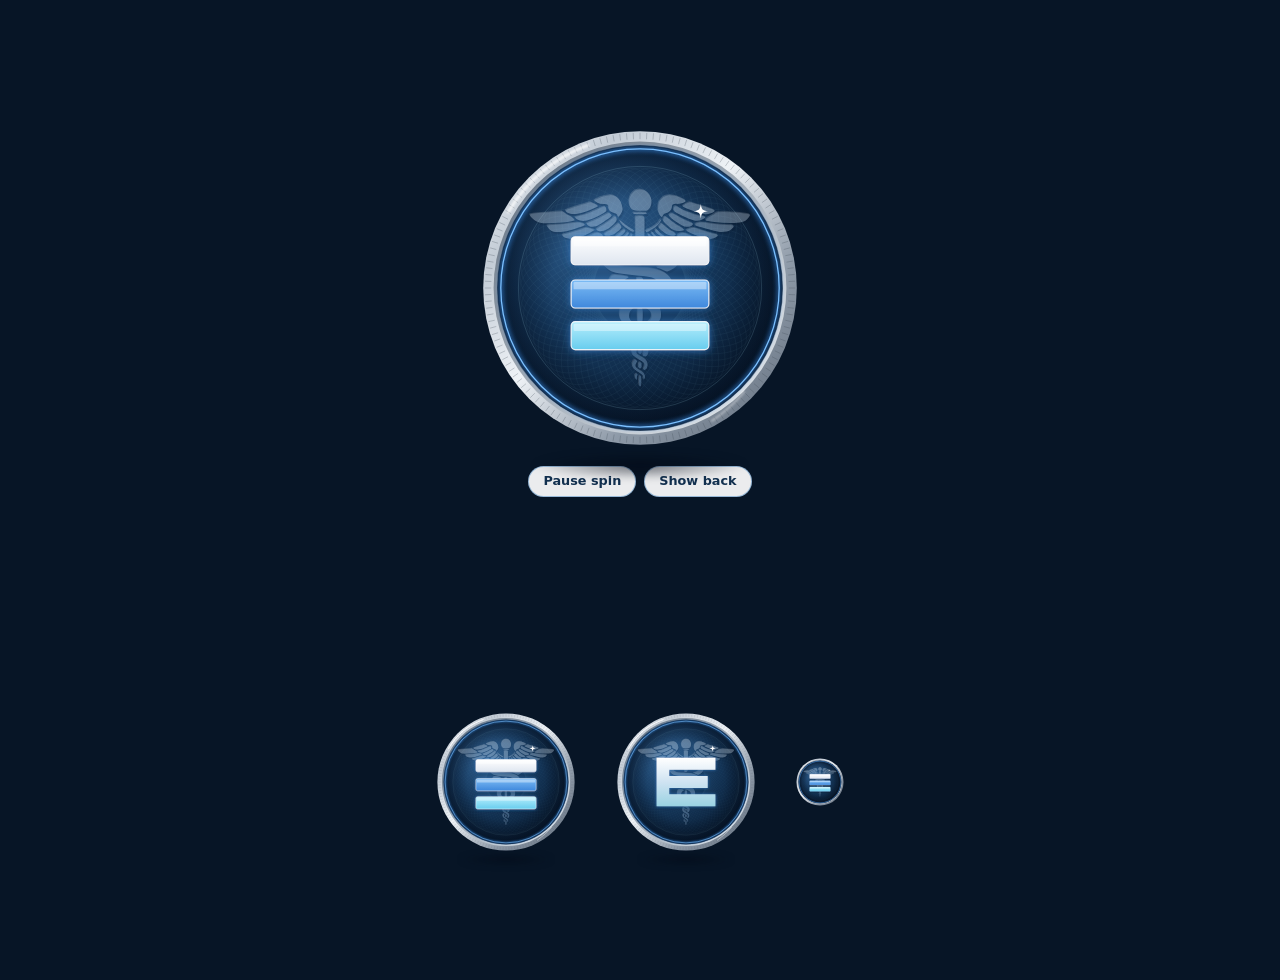
<file: coin/example.html>
<!doctype html>
<html lang="en">
<head>
  <meta charset="utf-8">
  <meta name="viewport" content="width=device-width, initial-scale=1">
  <title>SEVA Coin Component</title>
  <!-- 1. the component's styles -->
  <link rel="stylesheet" href="../assets/coin/seva-coin.css">
  <style>
    body { margin: 0; min-height: 100vh; display: grid; place-items: center; gap: 40px; padding: 40px 16px; background: #071526; font-family: system-ui, sans-serif; color: #eef3f8; }
    .row { display: flex; flex-wrap: wrap; align-items: center; justify-content: center; gap: 40px; }
  </style>
</head>
<body>
  <!-- 2. place a coin anywhere -->
  <div class="seva-coin" data-seva-coin data-controls></div>

  <div class="row">
    <div class="seva-coin" data-seva-coin style="--coin-size: 140px"></div>               <!-- smaller, no buttons -->
    <div class="seva-coin" data-seva-coin data-variant="b" style="--coin-size: 140px"></div> <!-- option B for this one -->
    <div class="seva-coin" data-seva-coin data-static style="--coin-size: 48px"></div>      <!-- still icon -->
  </div>

  <!-- 3. the script (renders every [data-seva-coin]; call SevaCoin.mountAll() after adding coins later) -->
  <script src="../assets/coin/seva-coin.js"></script>
</body>
</html>
</file>
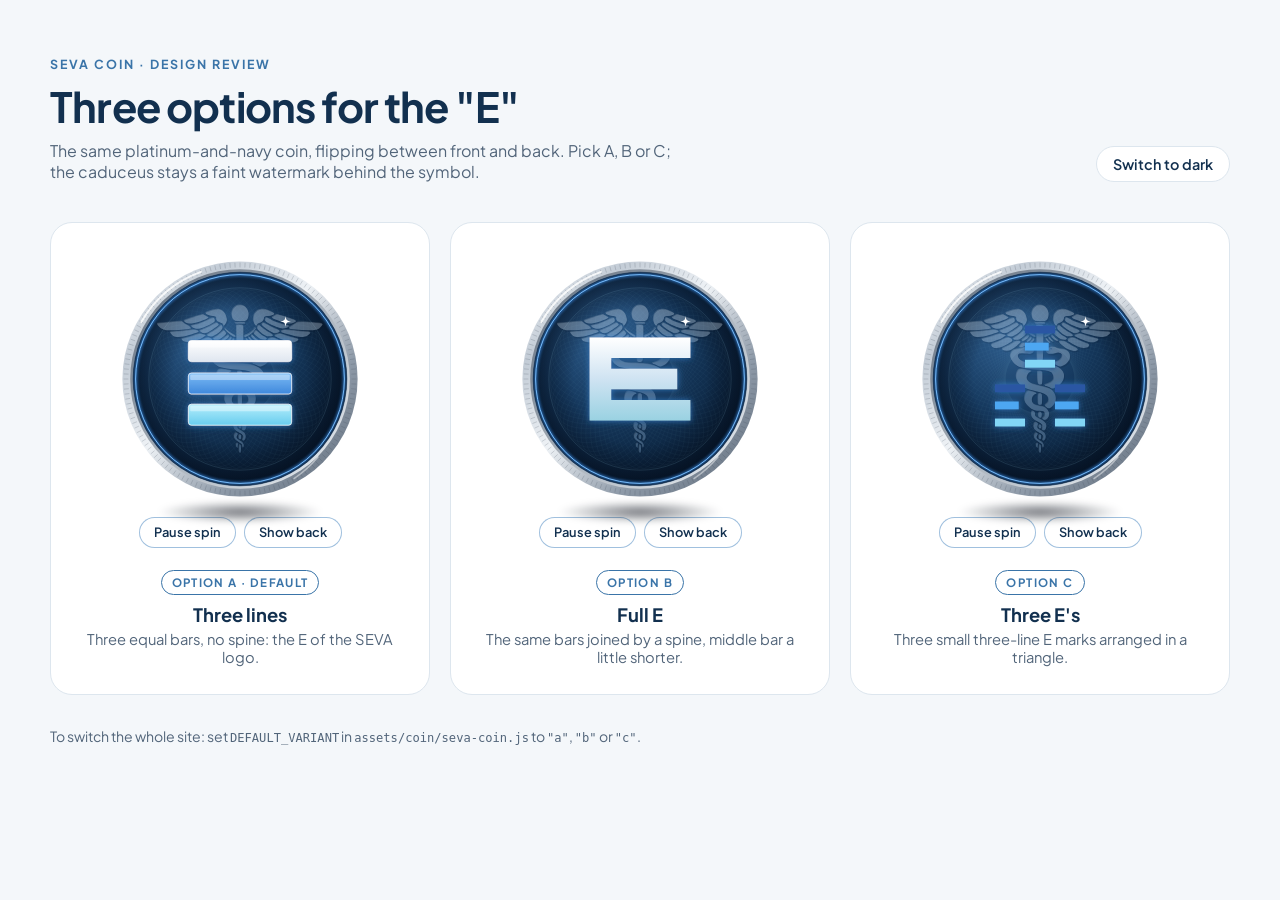
<file: coin/preview.html>
<!doctype html>
<html lang="en">
<head>
  <meta charset="utf-8">
  <meta name="viewport" content="width=device-width, initial-scale=1">
  <title>SEVA Coin Options</title>
  <link rel="icon" type="image/svg+xml" href="../assets/brand/seva-coin-icon.svg">
  <link rel="preconnect" href="https://fonts.googleapis.com">
  <link rel="preconnect" href="https://fonts.gstatic.com" crossorigin>
  <link href="https://fonts.googleapis.com/css2?family=Archivo:wght@800&family=Plus+Jakarta+Sans:wght@400;600;700;800&display=swap" rel="stylesheet">
  <link rel="stylesheet" href="../assets/coin/seva-coin.css">
  <style>
    :root { --bg: #f4f7fa; --card: #ffffff; --ink: #12304f; --muted: #52657a; --line: #dde6ee; --gold: #3a74a8; }
    @media (prefers-color-scheme: dark) { :root:not([data-theme="light"]) { --bg: #071526; --card: #0d2238; --ink: #eef3f8; --muted: #9fb2c4; --line: #1d3550; --gold: #9ad2e2; } }
    :root[data-theme="dark"] { --bg: #071526; --card: #0d2238; --ink: #eef3f8; --muted: #9fb2c4; --line: #1d3550; --gold: #9ad2e2; }
    * { box-sizing: border-box; }
    body { margin: 0; font-family: "Plus Jakarta Sans", system-ui, sans-serif; color: var(--ink); background: var(--bg); }
    .wrap { width: min(1180px, 100% - 32px); margin: 0 auto; padding: 56px 0 72px; }
    header { display: flex; flex-wrap: wrap; align-items: end; justify-content: space-between; gap: 16px; margin-bottom: 40px; }
    .kicker { margin: 0 0 8px; font-size: .78rem; font-weight: 700; letter-spacing: .16em; text-transform: uppercase; color: var(--gold); }
    h1 { margin: 0; font-size: clamp(1.8rem, 4vw, 2.6rem); letter-spacing: -.02em; }
    header p { margin: 8px 0 0; color: var(--muted); max-width: 40em; }
    .theme { padding: 10px 16px; border-radius: 999px; border: 1px solid var(--line); background: var(--card); color: var(--ink); font: 600 .9rem/1 "Plus Jakarta Sans", system-ui, sans-serif; cursor: pointer; }
    .theme:focus-visible { outline: 3px solid #c9a24a; outline-offset: 3px; }
    .grid { display: grid; gap: 20px; grid-template-columns: repeat(auto-fit, minmax(280px, 1fr)); }
    .opt { display: grid; justify-items: center; gap: 22px; padding: 36px 20px 28px; border-radius: 22px; background: var(--card); border: 1px solid var(--line); text-align: center; }
    .opt .seva-coin { --coin-size: 240px; }
    .opt h2 { margin: 0; font-size: 1.15rem; }
    .opt p { margin: 4px 0 0; color: var(--muted); font-size: .92rem; }
    .tag { display: inline-block; margin-bottom: 8px; padding: 4px 10px; border-radius: 999px; font-size: .72rem; font-weight: 700; letter-spacing: .12em; color: var(--gold); border: 1px solid currentColor; }
    footer { margin-top: 32px; color: var(--muted); font-size: .88rem; }
    code { font-size: .86em; }
  </style>
</head>
<body>
  <main class="wrap">
    <header>
      <div>
        <p class="kicker">SEVA Coin · design review</p>
        <h1>Three options for the "E"</h1>
        <p>The same platinum-and-navy coin, flipping between front and back. Pick A, B or C; the caduceus stays a faint watermark behind the symbol.</p>
      </div>
      <button type="button" class="theme" id="theme">Switch to dark</button>
    </header>

    <div class="grid">
      <section class="opt">
        <div class="seva-coin" data-seva-coin data-variant="a" data-controls data-label="SEVA Coin, option A: three equal lines"></div>
        <div><span class="tag">OPTION A · DEFAULT</span><h2>Three lines</h2><p>Three equal bars, no spine: the E of the SEVA logo.</p></div>
      </section>
      <section class="opt">
        <div class="seva-coin" data-seva-coin data-variant="b" data-controls data-label="SEVA Coin, option B: a full E"></div>
        <div><span class="tag">OPTION B</span><h2>Full E</h2><p>The same bars joined by a spine, middle bar a little shorter.</p></div>
      </section>
      <section class="opt">
        <div class="seva-coin" data-seva-coin data-variant="c" data-controls data-label="SEVA Coin, option C: three small E marks"></div>
        <div><span class="tag">OPTION C</span><h2>Three E's</h2><p>Three small three-line E marks arranged in a triangle.</p></div>
      </section>
    </div>

    <footer>To switch the whole site: set <code>DEFAULT_VARIANT</code> in <code>assets/coin/seva-coin.js</code> to <code>"a"</code>, <code>"b"</code> or <code>"c"</code>.</footer>
  </main>
  <script src="../assets/coin/seva-coin.js"></script>
  <script>
    (function () {
      var btn = document.getElementById("theme"), root = document.documentElement;
      var dark = function () { return root.dataset.theme ? root.dataset.theme === "dark" : matchMedia("(prefers-color-scheme: dark)").matches; };
      var label = function () { btn.textContent = dark() ? "Switch to light" : "Switch to dark"; };
      btn.addEventListener("click", function () { root.dataset.theme = dark() ? "light" : "dark"; label(); });
      label();
    })();
  </script>
</body>
</html>
</file>
<file: assets/coin/seva-coin.css>
/* SEVA Coin component (see seva-coin.js). Size: --coin-size (default 320px). */
.seva-coin { --coin-size: 320px; display: inline-flex; flex-direction: column; align-items: center; gap: 18px; width: var(--coin-size); max-width: 100%; }

.sc-stage { position: relative; width: 100%; aspect-ratio: 1; perspective: 900px; }
/* soft shadow under the coin; it narrows as the coin turns edge-on */
.sc-stage::after { content: ""; position: absolute; left: 16%; right: 16%; bottom: -10%; height: 9%; border-radius: 50%; pointer-events: none;
  background: radial-gradient(closest-side, rgba(2, 8, 20, .55), rgba(2, 8, 20, 0)); filter: blur(3px);
  animation: sc-shadow 7s ease-in-out infinite; }
.sc-tilt { width: 100%; height: 100%; transform-style: preserve-3d;
  transform: rotateX(var(--tilt-x, 0deg)) rotateY(var(--tilt-y, 0deg)); transition: transform .35s ease-out; }
.sc-flipper { position: relative; width: 100%; height: 100%; transform-style: preserve-3d; animation: sc-flip 7s ease-in-out infinite; }
.sc-face { position: absolute; inset: 0; backface-visibility: hidden; -webkit-backface-visibility: hidden; }
.sc-back { transform: rotateY(180deg); }
.sc-svg { display: block; width: 100%; height: 100%; overflow: visible; }

/* front ~3s, flip, back ~3s, flip back: 7s loop */
@keyframes sc-flip {
  0%, 42% { transform: rotateY(0deg); }
  50%, 92% { transform: rotateY(180deg); }
  100% { transform: rotateY(360deg); }
}
@keyframes sc-shadow {
  0%, 42%, 50%, 92%, 100% { transform: scaleX(1); opacity: 1; }
  46%, 96% { transform: scaleX(.5); opacity: .65; }
}

/* lettering on the face */
.sc-arc-text { font: 700 11.5px/1 "Plus Jakarta Sans", "Segoe UI", Arial, sans-serif; letter-spacing: 5px; fill: #cfe3f2; opacity: .75; }
.sc-coin-label { font: 700 18px/1 ui-monospace, "SFMono-Regular", Menlo, Consolas, "Liberation Mono", monospace; letter-spacing: 9px; fill: #9ad2e2; }

/* light sweep across the face every 3.5s */
.sc-shine { animation: sc-shine 3.5s ease-in-out infinite; }
@keyframes sc-shine { 0% { transform: translateX(0); } 55%, 100% { transform: translateX(600px); } }
/* the caduceus watermark breathes between 10% and 20% */
.sc-cad { animation: sc-breathe 5s ease-in-out infinite alternate; }
@keyframes sc-breathe { from { opacity: .26; } to { opacity: .34; } }

/* a small twinkle on the top bar */
.sc-spark { transform-box: fill-box; transform-origin: center; animation: sc-twinkle 3.5s ease-in-out infinite; }
@keyframes sc-twinkle { 0%, 60%, 100% { opacity: 0; scale: .3; } 75% { opacity: 1; scale: 1; } }

/* controls */
.sc-controls { display: flex; flex-wrap: wrap; justify-content: center; gap: 8px; }
.sc-btn { appearance: none; cursor: pointer; padding: 8px 14px; border-radius: 999px; font: 600 .8rem/1 "Plus Jakarta Sans", system-ui, sans-serif;
  color: #12304f; background: rgba(255, 255, 255, .92); border: 1px solid rgba(97, 151, 201, .6); transition: background .2s ease, color .2s ease; }
.sc-btn:hover { background: #12304f; color: #fff; }
.sc-btn:focus-visible { outline: 3px solid #6197c9; outline-offset: 3px; }
@media (prefers-color-scheme: dark) { .sc-btn { color: #dbeaf5; background: rgba(18, 48, 79, .85); border-color: rgba(154, 210, 226, .45); } .sc-btn:hover { color: #12304f; background: #9ad2e2; } }
[data-theme="light"] .sc-btn { color: #12304f; background: rgba(255, 255, 255, .92); border-color: rgba(97, 151, 201, .6); }
[data-theme="dark"] .sc-btn { color: #dbeaf5; background: rgba(18, 48, 79, .85); border-color: rgba(154, 210, 226, .45); }

/* states */
.seva-coin.is-paused .sc-flipper, .seva-coin.is-paused .sc-stage::after, .seva-coin.is-paused .sc-shine { animation-play-state: paused; }
.seva-coin.is-manual .sc-flipper { animation: none; transform: rotateY(0deg); transition: transform .8s cubic-bezier(.45, 0, .25, 1); }
.seva-coin.is-manual.show-back .sc-flipper { transform: rotateY(180deg); }
.seva-coin.is-manual .sc-stage::after { animation: none; }
.seva-coin.is-static .sc-flipper, .seva-coin.is-static .sc-stage::after, .seva-coin.is-static .sc-shine { animation: none; }
.seva-coin.is-static .sc-shine { display: none; }
.seva-coin.is-static .sc-stage::after { display: none; }

/* only the "E" option chosen for this coin shows */
.sc-e { display: none; }
.seva-coin[data-variant="a"] .sc-e-a, .seva-coin[data-variant="b"] .sc-e-b, .seva-coin[data-variant="c"] .sc-e-c { display: inline; }

@media (prefers-reduced-motion: reduce) {
  .sc-flipper, .sc-stage::after, .sc-shine, .sc-cad, .sc-spark { animation: none; }
  .sc-spark { display: none; }
  .sc-shine { display: none; }
  .sc-tilt, .seva-coin.is-manual .sc-flipper { transition: none; }
  .sc-btn[data-sc="pause"] { display: none; }
}
</file>
